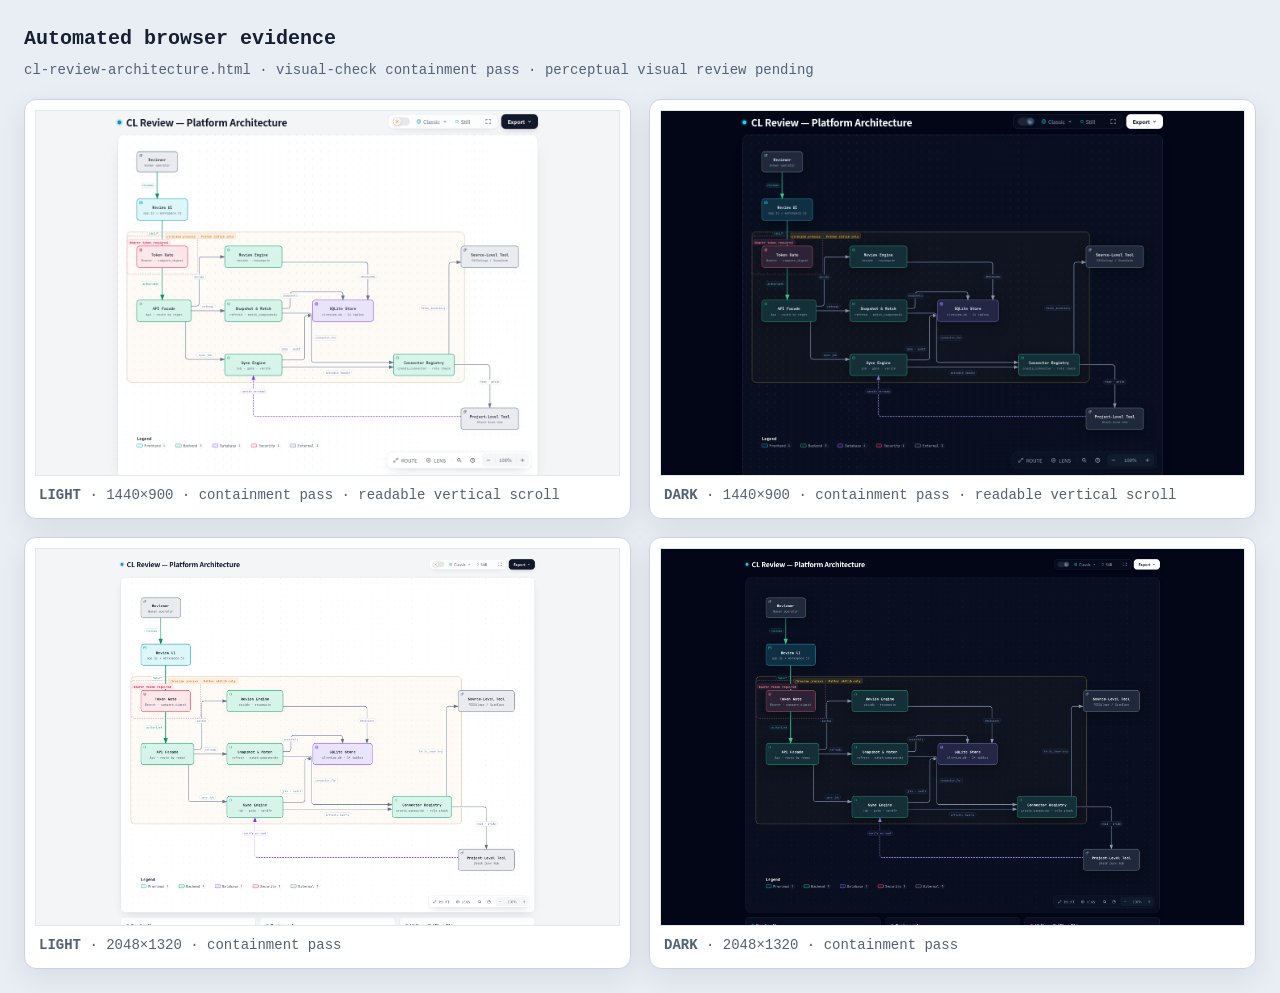
<file: .archify/architecture-cl-review-20261023-225457/visual-check/cl-review-architecture.visual-check.html>
<!doctype html>
<html lang="en">
<head>
<meta charset="utf-8">
<meta name="viewport" content="width=device-width,initial-scale=1">
<title>Archify automated browser evidence · cl-review-architecture.html</title>
<style>
*{box-sizing:border-box}body{margin:0;padding:24px;background:#e9eef5;color:#172033;font:14px/1.5 ui-monospace,SFMono-Regular,Menlo,Consolas,monospace}header{max-width:1500px;margin:0 auto 18px}h1{margin:0 0 6px;font-size:20px}p{margin:0;color:#526176}.grid{max-width:1500px;margin:auto;display:grid;grid-template-columns:repeat(2,minmax(0,1fr));gap:18px}figure{margin:0;padding:10px;background:white;border:1px solid #c9d4e3;border-radius:12px;box-shadow:0 10px 30px rgba(15,23,42,.08)}img{display:block;width:100%;height:auto;border:1px solid #e2e8f0}figcaption{padding:9px 4px 2px;color:#526176}@media(max-width:900px){.grid{grid-template-columns:1fr}}
</style>
</head>
<body>
<header><h1>Automated browser evidence</h1><p>cl-review-architecture.html · visual-check containment pass · perceptual visual review pending</p></header>
<main class="grid">
      <figure>
        <img src="cl-review-architecture.visual-check.1440x900.light.png" alt="light 1440 by 900">
        <figcaption><strong>LIGHT</strong> · 1440×900 · containment pass · readable vertical scroll</figcaption>
      </figure>
      <figure>
        <img src="cl-review-architecture.visual-check.1440x900.dark.png" alt="dark 1440 by 900">
        <figcaption><strong>DARK</strong> · 1440×900 · containment pass · readable vertical scroll</figcaption>
      </figure>
      <figure>
        <img src="cl-review-architecture.visual-check.2048x1320.light.png" alt="light 2048 by 1320">
        <figcaption><strong>LIGHT</strong> · 2048×1320 · containment pass</figcaption>
      </figure>
      <figure>
        <img src="cl-review-architecture.visual-check.2048x1320.dark.png" alt="dark 2048 by 1320">
        <figcaption><strong>DARK</strong> · 2048×1320 · containment pass</figcaption>
      </figure>
</main>
</body>
</html>
</file>
